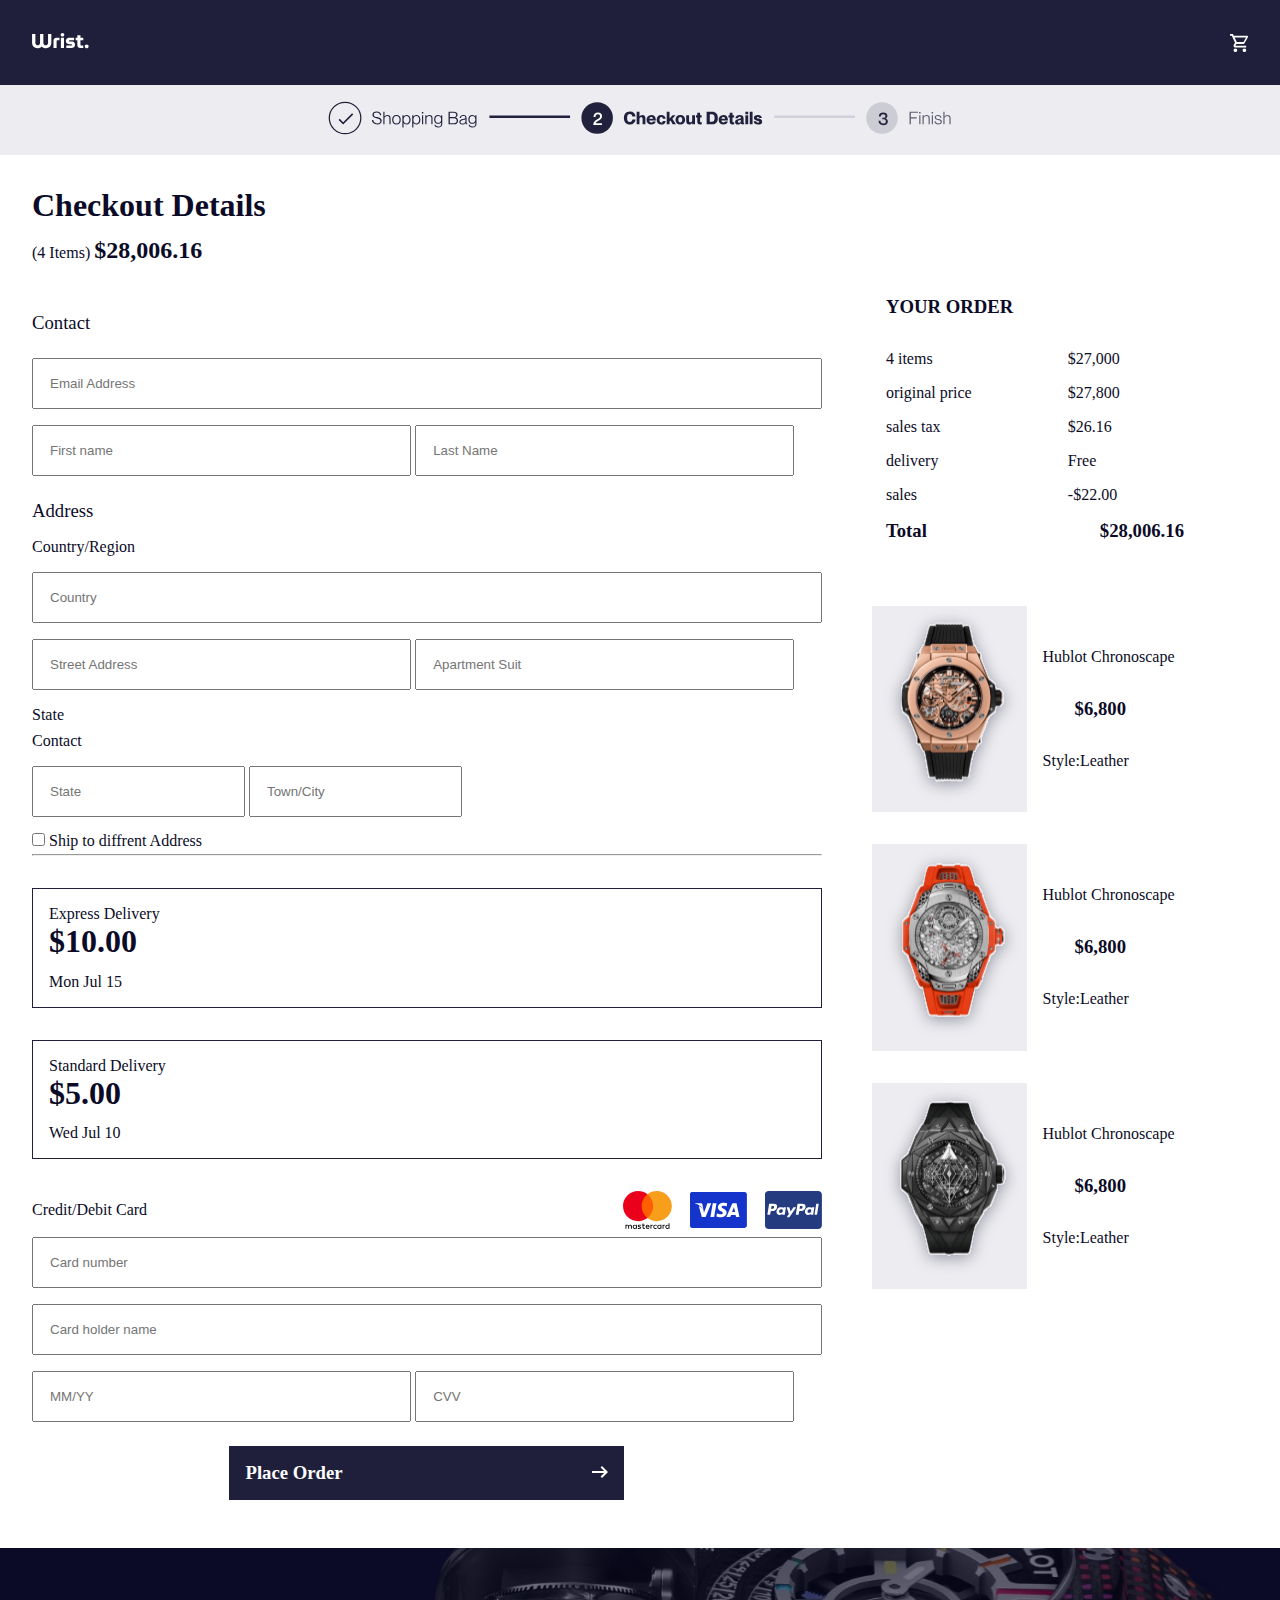
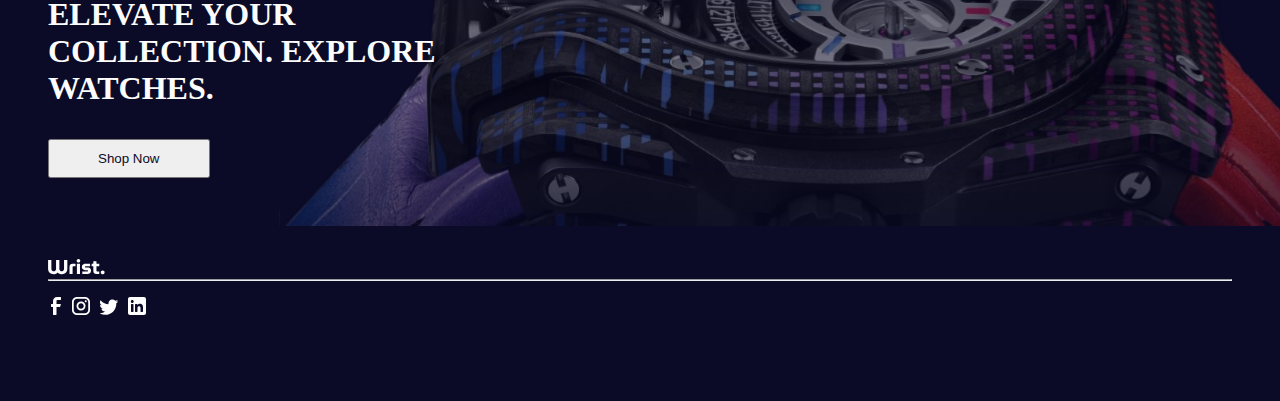
<file: card-details.html>
<!DOCTYPE html>
<html lang="en">
<head>
    <meta charset="UTF-8">
    <meta name="viewport" content="width=device-width, initial-scale=1.0">
    <title>Timbu</title>
    <link rel="stylesheet" href="css/style.css">
    <link rel="stylesheet" href="css/checkout.css">
    <link rel="stylesheet" href="css/card-details.css">
</head>
<body>

    <main>
        <nav>
            <img class="hamburger-menu" src="images/hamburger.svg" alt="">
            <a href="home.html"> <img class="logo" src="images/logo.svg" alt=""> </a>         
            <img  src="images/cart.svg" alt="">
        </nav>
        <div class="stage-div">
            <img class="stage" src="images/current-stage-2.svg" alt="">
        </div>

        <div class="checkout-form">
            <h2>Checkout Details</h2>
            <p>(4 Items) <span>$28,006.16</span></p>

            <div class="payment-section">
                <div class="form-section">
                    <form>
                        <div class="contact-form">
                            <h3>Contact</h3>
                            <input class="full" type="email" placeholder="Email Address">
                            <input class="half" type="text" placeholder="First name">
                            <input class="half" type="text" placeholder="Last Name">
                        </div>
    
                        <div class="address">
                            <h3>Address</h3>
                            <p>Country/Region</p>
                            <input class="full" type="email" placeholder="Country">
                            <input class="half" type="text" placeholder="Street Address">
                            <input class="half" type="text" placeholder="Apartment Suit">
                            <p>State</p>
                            <p>Contact</p>
                            <input type="email" placeholder="State">
                            <input type="text" placeholder="Town/City"> <br>
                            <input type="checkbox"> <label>Ship to diffrent Address</label>
                        </div>
                    </form>
    
                    <hr>
    
                    <div class="delivery-section">
                        <div class="delivery">
                            <p>Express Delivery</p>
                            <h2>$10.00</h2>
                            <p>Mon Jul 15</p>
                        </div>
                        <div class="delivery">
                            <p>Standard Delivery</p>
                            <h2>$5.00</h2>
                            <p>Wed Jul 10</p>
                        </div>
                    </div>
    
                    <form>
                        <div class="payment-form">
                            <div class="payment-image">
                                <p>Credit/Debit Card</p>
                                <img src="images/payment-methods.svg" alt="">
                            </div>
                            <input class="full" type="text" placeholder="Card number">
                            <input class="full" type="text" placeholder="Card holder name">
                            <input class="half" type="text" placeholder="MM/YY">
                            <input class="half" type="text" placeholder="CVV">
                        </div>
                    </form>
                    
                    <a href="home.html">
                        <div class="checkout">
                            <h3>Place Order</h3>
                            <a href="home.html"><img src="images/chckout-arrow.svg" alt="arrow_img"></a>
                        </div>
                    </a>
                </div>
                <div class="order-summary">
                    <h3>YOUR ORDER</h3>
                    <div class="checkout-details">
                        <div class="items-name">
                            <p>4 items</p>
                            <p>original price</p>
                            <p>sales tax</p>
                            <p>delivery</p>
                            <p>sales</p>
                            <h3>Total</h3>
                        </div>
                        <div class="items-price">
                            <p>$27,000</p>
                            <p>$27,800</p>
                            <p>$26.16</p>
                            <p>Free</p>
                            <p>-$22.00</p>
                            <h3>$28,006.16</h3>
                        </div>
                    </div>
                    <div class="my-orders">
                        <div class="order-details">
                            <div class="order-image">
                                <img src="images/products/hublot-1.svg" alt="">
                            </div>
                            <div class="order-text">
                                <p>Hublot Chronoscape</p>
                                <h3>$6,800</h3>
                                <p>Style:Leather</p>
                            </div>
                        </div>
    
                        <div class="order-details">
                            <div class="order-image">
                                <img src="images/products/hublot-5.svg" alt="">
                            </div>
                            <div class="order-text">
                                <p>Hublot Chronoscape</p>
                                <h3>$6,800</h3>
                                <p>Style:Leather</p>
                            </div>
                        </div>
    
                        <div class="order-details">
                            <div class="order-image">
                                <img src="images/products/hublot-2.svg" alt="">
                            </div>
                            <div class="order-text">
                                <p>Hublot Chronoscape</p>
                                <h3>$6,800</h3>
                                <p>Style:Leather</p>
                            </div>
                        </div>
                    </div>
                </div>
            </div>         
            
        </div>

        <footer>
            <div class="footer-text">
                <div class="shop-now">
                    <h2>ELEVATE YOUR COLLECTION. EXPLORE WATCHES.</h2>
                    <button>Shop Now</button>
                </div>
            </div>
            <div class="contact">
                <img src="images/logo.svg" alt="">
                <hr>
                <div class="social-icons">
                    <img src="images/facebook.svg" alt="">
                    <img src="images/instagram.svg" alt="">
                    <img src="images/twitter.svg" alt="">
                    <img src="images/linkedln.svg" alt="">
                </div>
                <p>Timbu 2024. All rights reserved.</p>
            </div>
        </footer>

    </main>
    
</body>
</html>
</file>
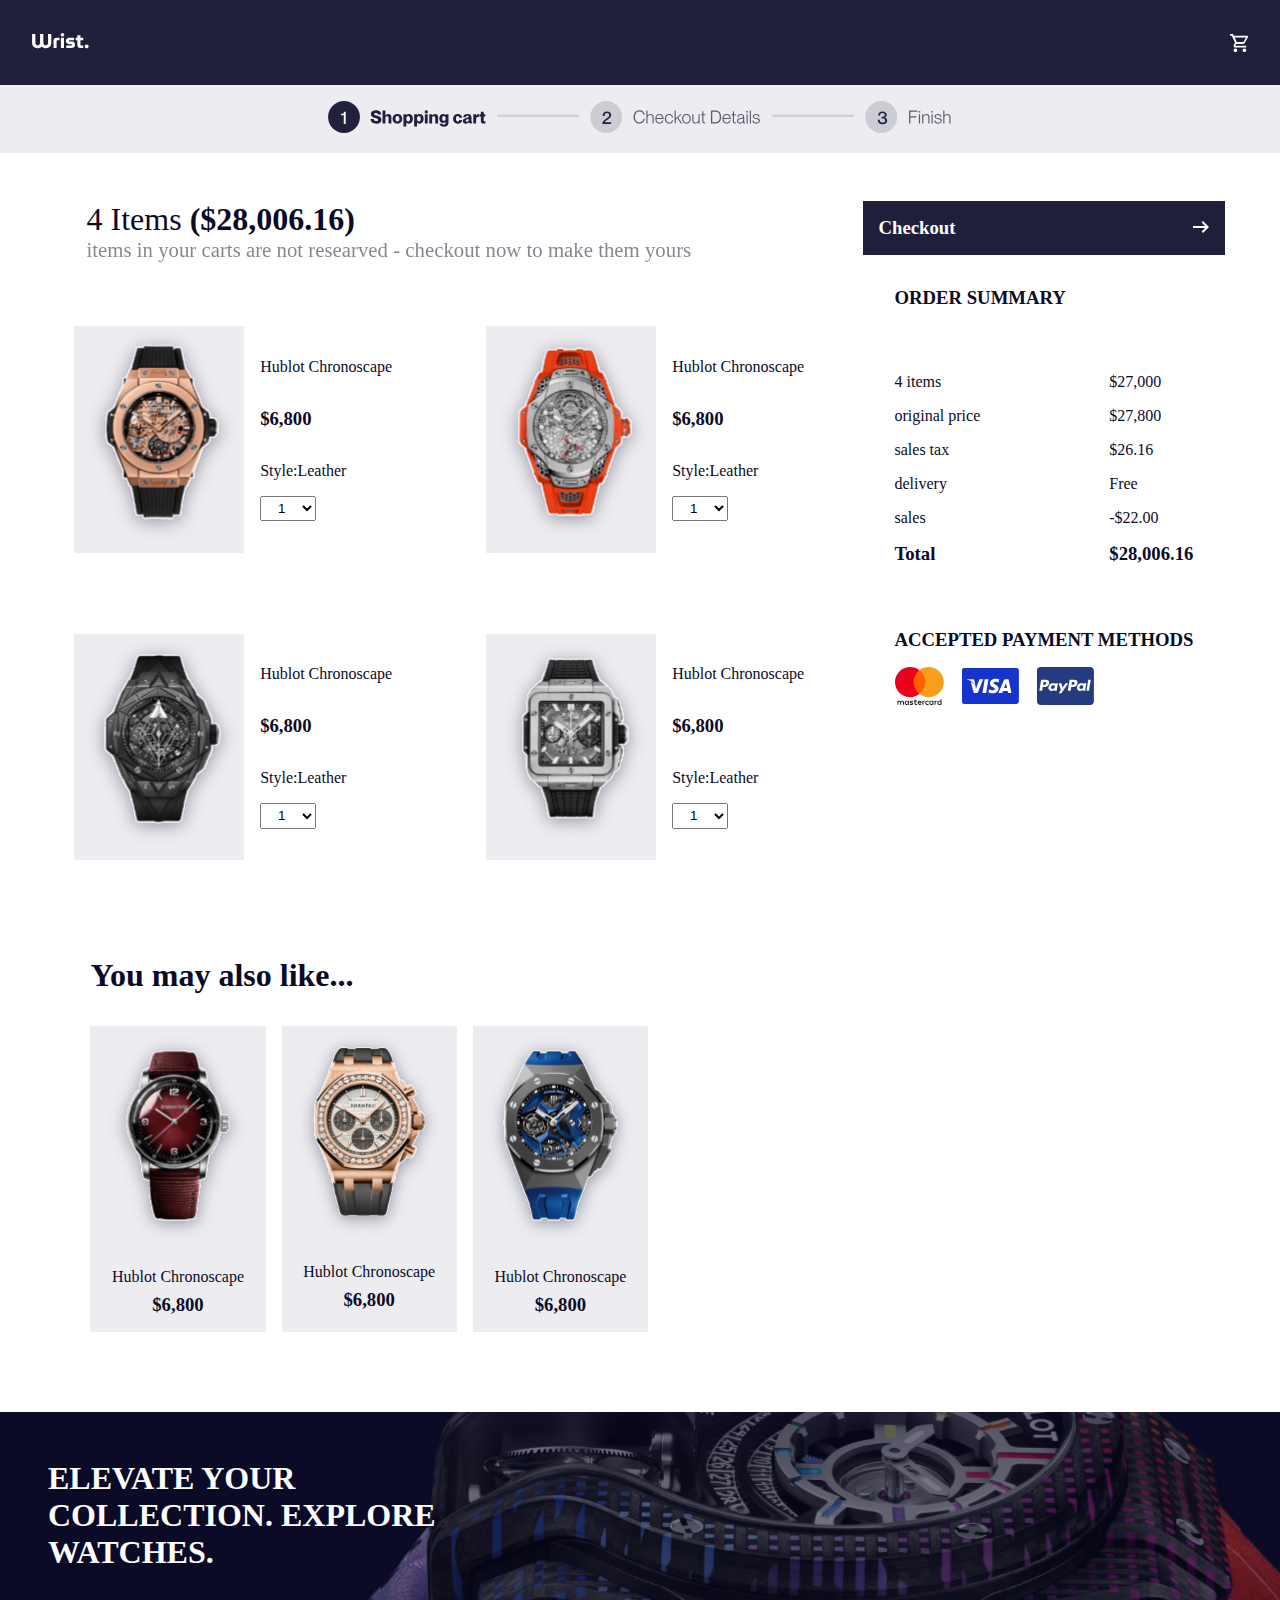
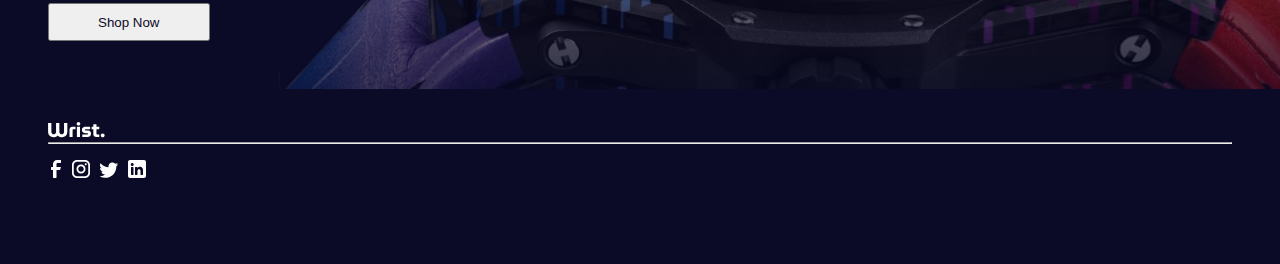
<file: check-out.html>
<!DOCTYPE html>
<html lang="en">
<head>
    <meta charset="UTF-8">
    <meta name="viewport" content="width=device-width, initial-scale=1.0">
    <title>TIMBU</title>
    <link rel="stylesheet" href="css/style.css">
    <link rel="stylesheet" href="css/checkout.css">
</head>
<body>

    <main>
        <nav>
            <img class="hamburger-menu" src="images/hamburger.svg" alt="">
            <a href="home.html"> <img class="logo" src="images/logo.svg" alt=""> </a>         
            <img  src="images/cart.svg" alt="">
        </nav>

        <div class="stage-div">
            <img class="stage" src="images/current-stage.svg" alt="">
        </div>

        <div class="container">

            <div class="product-section">
                <div class="items">
                    <h2> <span>4 Items</span> ($28,006.16)</h2>
                    <p>items in your carts are not researved - checkout now to make them yours</p>
                </div>
                <div class="order">

                    <div class="order-details">
                        <div class="order-image">
                            <img src="images/products/hublot-1.svg" alt="">
                        </div>
                        <div class="order-text">
                            <p>Hublot Chronoscape</p>
                            <h3>$6,800</h3>
                            <p>Style:Leather</p>
                            <select>
                                <option value="1">1</option>
                                <option value="2">2</option>
                                <option value="3">3</option>
                                <option value="3">4</option>
                                <option value="3">5</option>
                                <option value="3">6</option>
                              </select>
                              
                        </div>
                    </div>

                    <div class="order-details">
                        <div class="order-image">
                            <img src="images/products/hublot-5.svg" alt="">
                        </div>
                        <div class="order-text">
                            <p>Hublot Chronoscape</p>
                            <h3>$6,800</h3>
                            <p>Style:Leather</p>
                            <select>
                                <option value="1">1</option>
                                <option value="2">2</option>
                                <option value="3">3</option>
                                <option value="3">4</option>
                                <option value="3">5</option>
                                <option value="3">6</option>
                              </select>
                        </div>
                    </div>

                    <div class="order-details">
                        <div class="order-image">
                            <img src="images/products/hublot-2.svg" alt="">
                        </div>
                        <div class="order-text">
                            <p>Hublot Chronoscape</p>
                            <h3>$6,800</h3>
                            <p>Style:Leather</p>
                            <select>
                                <option value="1">1</option>
                                <option value="2">2</option>
                                <option value="3">3</option>
                                <option value="3">4</option>
                                <option value="3">5</option>
                                <option value="3">6</option>
                              </select>
                        </div>
                    </div>

                    <div class="order-details">
                        <div class="order-image">
                            <img src="images/products/hublot-3.svg" alt="">
                        </div>
                        <div class="order-text">
                            <p>Hublot Chronoscape</p>
                            <h3>$6,800</h3>
                            <p>Style:Leather</p>
                            <select>
                                <option value="1">1</option>
                                <option value="2">2</option>
                                <option value="3">3</option>
                                <option value="3">4</option>
                                <option value="3">5</option>
                                <option value="3">6</option>
                              </select>
                        </div>
                    </div>
                    
                </div>
            </div>
            <div class="checkout-section">
                <a href="card-details.html">
                    <div class="checkout">
                        <h3>Checkout</h3>
                        <a href="card-details.html"><img src="images/chckout-arrow.svg" alt="arrow_img"></a>
                    </div>
                </a>
                <h3 class="order-summary">ORDER SUMMARY</h3>
                <div class="checkout-details">
                    <div class="items-name">
                        <p>4 items</p>
                        <p>original price</p>
                        <p>sales tax</p>
                        <p>delivery</p>
                        <p>sales</p>
                        <h3>Total</h3>
                    </div>
                    <div class="items-price">
                        <p>$27,000</p>
                        <p>$27,800</p>
                        <p>$26.16</p>
                        <p>Free</p>
                        <p>-$22.00</p>
                        <h3>$28,006.16</h3>
                    </div>
                </div>
                <div class="payment">
                    <h3>ACCEPTED PAYMENT METHODS</h3>
                    <img src="images/payment-methods.svg" alt="">
                </div>
            </div>
            
        </div>
        
        <div class="options">
            <h2>You may also like...</h2>
            <div class="options-container">

                <div class="product-card">
                    <div class="product-div">
                        <img src="images/products/hublot-10.svg" alt="">
                    </div>
                    <p>Hublot Chronoscape</p>
                    <h3>$6,800</h3>
                </div>

                <div class="product-card">
                    <div class="product-div">
                        <img src="images/products/hublot-9.svg" alt="">
                    </div>
                    <p>Hublot Chronoscape</p>
                    <h3>$6,800</h3>
                </div>

                <div class="product-card third">
                    <div class="product-div">
                        <img src="images/products/hublot-8.svg" alt="">
                    </div>
                    <p>Hublot Chronoscape</p>
                    <h3>$6,800</h3>
                </div>

            </div>
        </div>

        <footer>
            <div class="footer-text">
                <div class="shop-now">
                    <h2>ELEVATE YOUR COLLECTION. EXPLORE WATCHES.</h2>
                    <button>Shop Now</button>
                </div>
            </div>
            <div class="contact">
                <img src="images/logo.svg" alt="">
                <hr>
                <div class="social-icons">
                    <img src="images/facebook.svg" alt="">
                    <img src="images/instagram.svg" alt="">
                    <img src="images/twitter.svg" alt="">
                    <img src="images/linkedln.svg" alt="">
                </div>
                <p>Timbu 2024. All rights reserved.</p>
            </div>
        </footer>
          
    </main>
    
</body>
</html>
</file>
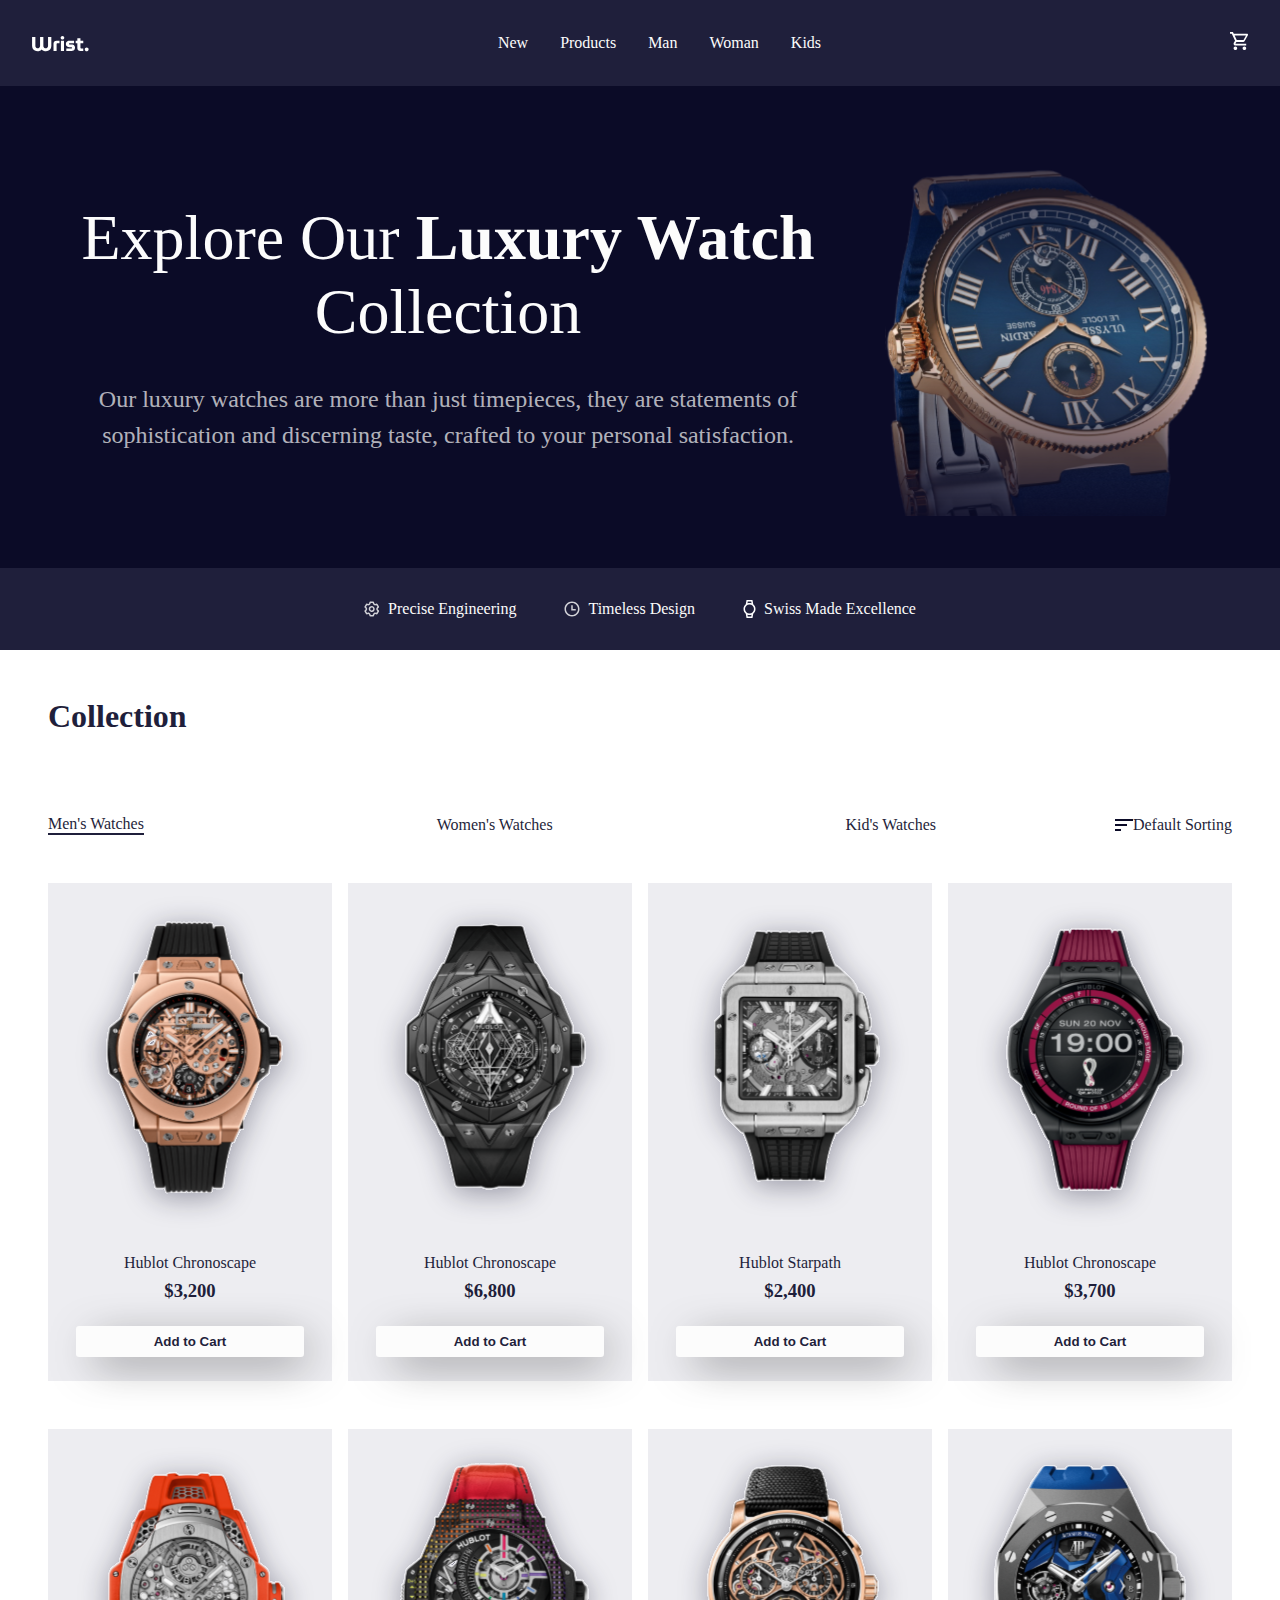
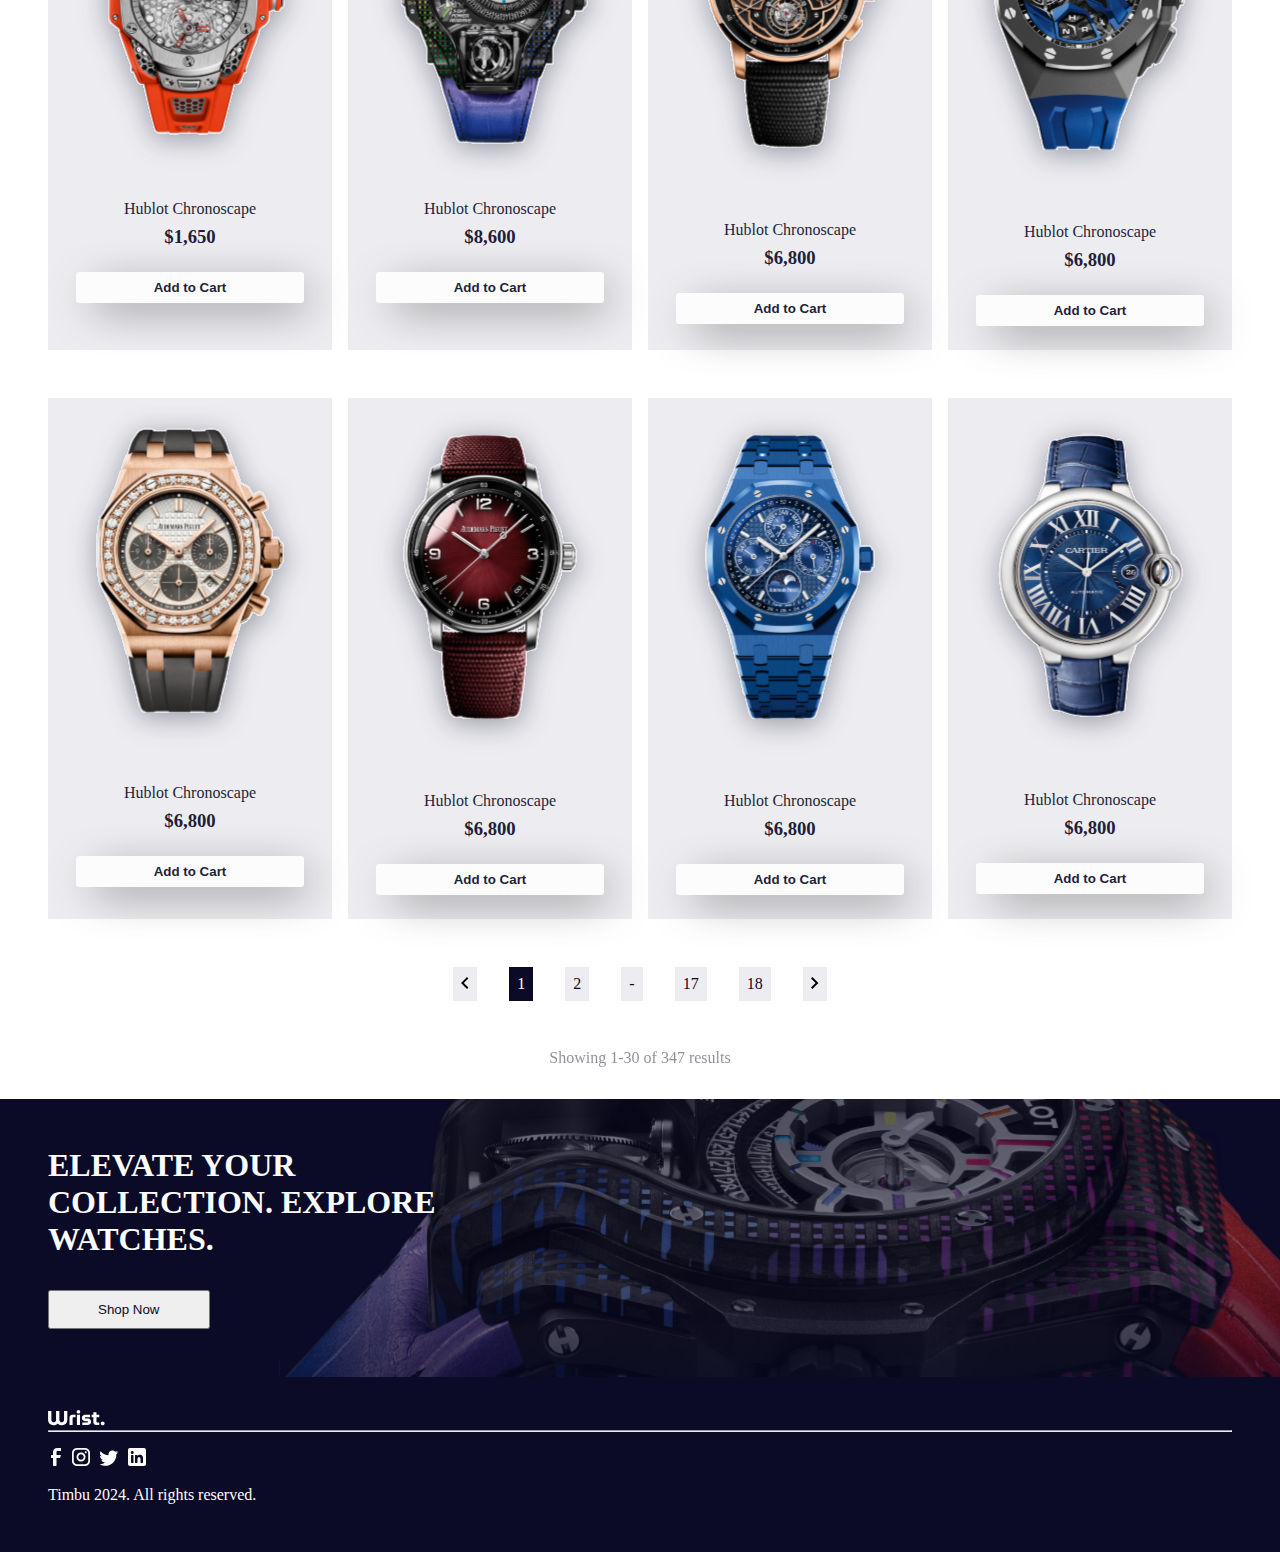
<file: home.html>
<!DOCTYPE html>
<html lang="en">
<head>
    <meta charset="UTF-8">
    <meta name="viewport" content="width=device-width, initial-scale=1.0">
    <link rel="stylesheet" href="css/style.css">
    <title>TIMBU</title>
</head>
<body>
    
    <main>
        <nav>
            <img class="logo" src="images/logo.svg" alt="timbu_logo">
            <img class="hamburger-menu" src="images/hamburger.svg" alt="hamburger_menu">
            <ul>
                <li> <a href="">New</a></li>
                <li><a href="">Products</a></li>
                <li><a href="">Man</a></li>
                <li><a href="">Woman</a></li>
                <li><a href="">Kids</a></li>
            </ul>
            <a class="cart" href="check-out.html"> <img src="images/cart.svg" alt="cart_image"> </a>
            
        </nav>

        <header>
            <div class="wrapper">
                <h1>Explore Our <span class="bold-text"> Luxury Watch </span> Collection</h1>
                <p>Our luxury watches are more than just timepieces, they are statements of sophistication and discerning taste, crafted to your personal satisfaction.</p>
            </div>
            <div>
                <img class="header-image" src="images/header-image.svg" alt="header_image">
            </div>
        </header>
        <div class="details">
            <div class="engineering mini-icons">
                <img class="icon" src="images/settings-icon.svg" alt="">
                <p>Precise Engineering</p>
            </div>
            <div class="timeless mini-icons">
                <img class="icon" src="images/time.svg" alt="">
                <p>Timeless Design</p>
            </div>
            <div class="excellence mini-icons">
                <img class="icon" src="images/watch-icon.svg" alt="">
                <p>Swiss Made Excellence</p>
            </div>
        </div>

        <section>
            <h2>Collection</h2>

            <div class="top-container">
                <div class="category">
                    <p>Men's Watches</p>
                    <p>Women's Watches</p>
                    <p>Kid's Watches</p>
                </div>
                <div class="filter-div">
                    <img src="images/filter-icon.svg" alt="">
                    <p> Default Sorting</p>
                </div>
            </div>

            <div class="middle-container">

                <div class="product-card">
                    <div class="product-div">
                        <img src="images/products/hublot-1.svg" alt="">
                    </div>
                    <p>Hublot Chronoscape</p>
                    <h3>$3,200</h3>
                    <a href="check-out.html"><button>Add to Cart</button></a>
                </div>

                <div class="product-card">
                    <div class="product-div">
                        <img src="images/products/hublot-2.svg" alt="">
                    </div>
                    <p>Hublot Chronoscape</p>
                    <h3>$6,800</h3>
                    <a href="check-out.html"><button>Add to Cart</button></a>
                </div>

                <div class="product-card">
                    <div class="product-div">
                        <img src="images/products/hublot-3.svg" alt="">
                    </div>
                    <p>Hublot Starpath</p>
                    <h3>$2,400</h3>
                    <a href="check-out.html"><button>Add to Cart</button></a>
                </div>

                <div class="product-card">
                    <div class="product-div">
                        <img src="images/products/hublot-4.svg" alt="">
                    </div>
                    <p>Hublot Chronoscape</p>
                    <h3>$3,700</h3>
                    <a href="check-out.html"><button>Add to Cart</button></a>
                </div>

                <div class="product-card">
                    <div class="product-div">
                        <img src="images/products/hublot-5.svg" alt="">
                    </div>
                    <p>Hublot Chronoscape</p>
                    <h3>$1,650</h3>
                    <a href="check-out.html"><button>Add to Cart</button></a>
                </div>

                <div class="product-card">
                    <div class="product-div">
                        <img src="images/products/hublot-6.svg" alt="">
                    </div>
                    <p>Hublot Chronoscape</p>
                    <h3>$8,600</h3>
                    <a href="check-out.html"><button>Add to Cart</button></a>
                    
                </div>

                <div class="product-card">
                    <div class="product-div">
                        <img src="images/products/hublot-7.svg" alt="">
                    </div>
                    <p>Hublot Chronoscape</p>
                    <h3>$6,800</h3>
                    <a href="check-out.html"><button>Add to Cart</button></a>
                </div>

                <div class="product-card">
                    <div class="product-div">
                        <img src="images/products/hublot-8.svg" alt="">
                    </div>
                    <p>Hublot Chronoscape</p>
                    <h3>$6,800</h3>
                    <a href="check-out.html"><button>Add to Cart</button></a>
                </div>

                <div class="product-card">
                    <div class="product-div">
                        <img src="images/products/hublot-9.svg" alt="">
                    </div>
                    <p>Hublot Chronoscape</p>
                    <h3>$6,800</h3>
                    <a href="check-out.html"><button>Add to Cart</button></a>
                </div>

                <div class="product-card">
                    <div class="product-div">
                        <img src="images/products/hublot-10.svg" alt="">
                    </div>
                    <p>Hublot Chronoscape</p>
                    <h3>$6,800</h3>
                    <a href="check-out.html"><button>Add to Cart</button></a>
                </div>

                <div class="product-card">
                    <div class="product-div">
                        <img src="images/products/hublot-11.svg" alt="">
                    </div>
                    <p>Hublot Chronoscape</p>
                    <h3>$6,800</h3>
                    <a href="check-out.html"><button>Add to Cart</button></a>
                </div>

                <div class="product-card">
                    <div class="product-div">
                        <img src="images/products/hublot-12.svg" alt="">
                    </div>
                    <p>Hublot Chronoscape</p>
                    <h3>$6,800</h3>
                    <a href="check-out.html"><button>Add to Cart</button></a>
                </div>

            </div>
            <div class="btm-container">
                <div class="box"><img src="images/left-arrow.svg" alt=""></div>
                <div class="box"><p>1</p></div>
                <div class="box"><p>2</p></div>
                <div class="box"><p>-</p></div>
                <div class="box"><p>17</p></div>
                <div class="box"><p>18</p></div>
                <div class="box"><img src="images/right-arrow.svg" alt=""></div>
            </div>
            <div class="results">
                <p>Showing 1-30 of 347 results</p>
            </div>
        </section>

        <footer>
            <div class="footer-text">
                <div class="shop-now">
                    <h2>ELEVATE YOUR COLLECTION. EXPLORE WATCHES.</h2>
                    <button>Shop Now</button>
                </div>
            </div>
            <div class="contact">
                <img src="images/logo.svg" alt="">
                <hr>
                <div class="social-icons">
                    <img src="images/facebook.svg" alt="">
                    <img src="images/instagram.svg" alt="">
                    <img src="images/twitter.svg" alt="">
                    <img src="images/linkedln.svg" alt="">
                </div>
                <p>Timbu 2024. All rights reserved.</p>
            </div>
        </footer>

    </main>

</body>
</html>
</file>
<file: css/style.css>
h1{
    font-weight: lighter;
    margin: 0 0 2rem;
}

h2{
    font-size: 2rem;
}

.wrapper p{
    font-weight: lighter;
    line-height: 1.5;
    color: #fcfcfcb5;
}

section h2{
    padding: 1rem 0 2rem;
}

.bold-text{
    font-weight: bold;
}

*{
    box-sizing: border-box;
    margin: 0;
    padding: 0;
}

body{
    color: #FCFCFC;
    text-align: center;
}

nav{
    background-color: #1F1F3B;
    display: flex;
    justify-content: space-between;
    align-items: center;
    padding: 2rem;
}

nav ul{
    display: none;
}

a{
    color: #FCFCFC;
    text-decoration: none;
}a:hover{
    text-decoration: underline;
}

nav .cart{
    display: none;
    cursor: pointer;
}

header{
    background-color: #0B0B27;
    padding: 3rem;
}

.header-image{
    width: 100%;
}

.details{
    background-color: #1F1F3B;
    padding: 0.5rem;
}

.mini-icons{
    display: flex;
    justify-content: center;
    align-items: center;
    margin: 1.5rem;
}
.icon{
    margin-right: 0.5rem;
}

section{
    color: #1F1F3B;
    padding: 2rem 3rem;
    text-align: left;
}

.top-container{
    margin: 3rem 0;
}

.category{
    display: flex;
    justify-content: space-between;
    align-items: center;
    cursor: pointer;
    /*border: 0.1px solid #0B0B27;
    border-style: none none solid;*/
}

.category > :first-child{
    border: 2px solid #1F1F3B;
    border-style: none none solid none;
}

.filter-div{
    display: none;
}

.middle-container{
    padding: 0 0rem;
    display: grid;
    grid-template-columns: 1fr 1fr;
    grid-gap: 3rem 1rem;
}

.product-card{
    background-color: #ededf1;
    padding: 0.5rem;
    text-align: center;
}

.product-div img{
    width: 100%;
}

.product-card h3{
    margin: 0.5rem 0;
}

.product-card p{
    margin: 0.5rem 0;
}

.product-card button{
    background-color: #FCFCFC;
    color: #1F1F3B;
    width: 85%;
    padding: 0.5rem 0;
    margin: 1rem 0;
    border-style: none;
    border-radius: 0.2rem;
    font-weight: bolder;
    box-shadow: 10px 10px 44px -9px rgba(0,0,0,0.75);
    -webkit-box-shadow: 10px 10px 44px -9px rgba(0,0,0,0.75);
    -moz-box-shadow: 10px 10px 44px -9px rgba(0,0,0,0.75);
} .product-card button:hover{
    background-color: #1F1F3B;
    color: #FCFCFC;
}

.btm-container{
    display: flex;
    flex-direction: row;
    justify-content: center;
    align-items: center;
}

.box{
    background-color: #ededf1;
    color: #0B0B27;
    margin: 3rem 1rem;
    padding: 0.5rem;
}

.btm-container > :nth-child(2){
    background-color: #0B0B27;
    color: #FCFCFC;
}

.results{
    opacity: 0.5;
    margin: 0;
    text-align: center;
}

.footer-text{
    background-color: #0B0B27;
    background-image: url('../images/footer-image.svg');
    background-position: center;
    background-size: cover;
    background-repeat: no-repeat;
    color: #FCFCFC;
    padding: 3rem;
    text-align: left;
}

.shop-now h2{
    margin-bottom: 2rem;
}

.shop-now button{
    color: #0B0B27;
    padding: 0.6rem 3rem;
}

.contact{
    background-color: #0B0B27;
    padding: 2rem 3rem 3rem;
    text-align: left;
}

contact p {
    font-size: 0.3rem;
    opacity: 0.3;
}

.social-icons{
    padding: 1rem 0;
}

.social-icons img{
    margin: 0 0.2rem;
}


@media (min-width: 800px) {

    h1{
        font-size: 4rem;
    }

    .wrapper p{
        font-size: 1.5rem;
    }

    .hamburger-menu{
        display: none;
    }
    
    nav ul{
        list-style: none;
        display: flex;
        justify-content: space-around;
        align-items: center;
    }

    nav ul li{
        margin: 0 1rem;
    }

    nav .cart{
        display: inline-block;
    }

    header{
        display: flex;
        justify-content: space-between;
        align-items: center;
    }

    .details{
        display: flex;
        justify-content: center;
        align-items: center;
    }

    .top-container{
        display: flex;
        justify-content: space-between;
        align-items: center;
    }

    .category{
        width: 75%;
    }

    .filter-div{
        display: flex;
        justify-content: center;
    }

    .middle-container{
        grid-template-columns: 1fr 1fr 1fr 1fr;
    }

    .shop-now{
        width: 40%;
    }

}
</file>
<file: css/checkout.css>
body{
    color: #0B0B27;
}

.stage-div{
    background-color: #ededf1;
    padding: 1rem;
}

.stage{
    width: 100%;
}

.product-section{
    text-align: left;
}

.items{
    padding: 0 2rem;
    margin-bottom: 1rem;
}

.items p{
    opacity: 0.5;
    font-size: 1.3rem;
}

.items span{
    font-weight: 200;
}

.order{
    margin: 2rem 0 1rem;
}

.order-details{
    display: flex;
    justify-content: center;
    align-items: center;
    width: 90%;
    margin: 2rem auto;
}

.order-image{
    background-color: #EDEDF1;
    width: 100%;
}

.order-image img{
    width: 100%;
}

.order-text{
    width: 100%;
    height: 100%;
    padding: 2rem 1rem;
}

select{
    margin: 1rem 0 0;
    padding: 0.2rem 0.8rem;
}

.order-text h3{
    margin: 2rem 0;
}

.checkout-section{
    text-align: left;
}

.checkout{
    background-color: #1f1f3b;
    color: #FCFCFC;
    display: flex;
    justify-content: space-between;
    align-items: center;
    padding: 1rem;
}

.order-summary{
    margin: 2rem;
}

.checkout-details{
    padding: 2rem;
    display: flex;
    justify-content: space-between;
    align-items: center;
}

.checkout-details p{
    margin-bottom: 1rem;
}

.payment{
    padding: 2rem;
}

.payment h3{
    margin-bottom: 1rem;
}

.options{
    text-align: left;
    padding: 0rem 2rem;
}

.options-container{
    display: grid;
    grid-template-columns: 1fr 1fr;
    grid-gap: 1rem;
    padding: 2rem 0 5rem;
}

.third{
    display: none;
}


@media (min-width: 800px) {

    .stage{
        width: 50%;
    }

    .order{
        display: grid;
        grid-template-columns: 1fr 1fr;
        grid-gap: 1rem;
    }

    .container{
        display: flex;
        justify-content: center;
        align-items: top;
        padding: 3rem 0;
    }

    .options{
        padding: 0rem 5.65rem;
    }

    .options-container{
        grid-template-columns: 1fr 1fr 1fr 3fr;
    }

    .third{
        display: inline-block;
    }
    
}
</file>
<file: css/card-details.css>
.checkout-form span{
    font-size: 1.5rem;
    font-weight: bolder;
}

.checkout-form h2{
    margin-bottom: 0.8rem;
}

.checkout-form{
    padding: 2rem;
    text-align: left;
}

form h3{
    font-weight: 500;
    margin: 1rem 0;
}

form p{
    margin: 0.5rem 0;
}

.form-section{
    margin-top: 2rem;
}

input{
    padding: 1rem;
    margin: 0.5rem auto;
}

.full{
    width: 100%;
}

.half{
    width: 48%;
}

.delivery{
    border: 1px solid #1F1F3B;
    margin: 2rem auto;
    padding: 1rem;
}

.payment-image{
    display: flex;
    justify-content: space-between;
    align-items: center;
}

.order-summary h3{
    margin-left: 2rem;
}

.order-summary .items-name h3{
    margin: 0;
}

@media (min-width: 800px){

    .payment-section{
        display: flex;
        justify-content: center;
        align-items: ceter;
    }

    .checkout{
        width: 50%;
        margin: 1rem auto;
    }

}
</file>
